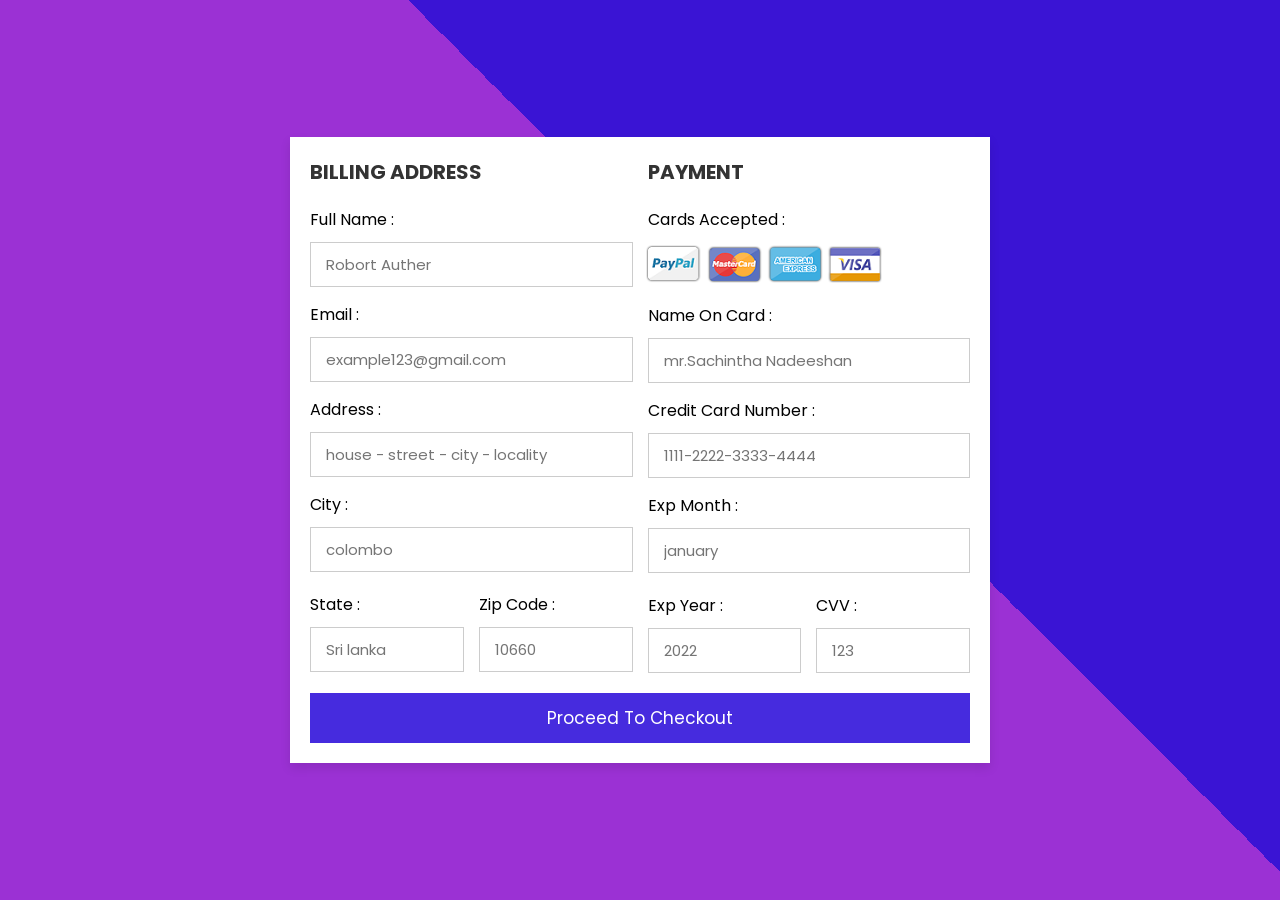
<file: checkout/checkout.html>
<!DOCTYPE html>
<html lang="en">
<head>
    <meta charset="UTF-8">
    <meta http-equiv="X-UA-Compatible" content="IE=edge">
    <meta name="viewport" content="width=device-width, initial-scale=1.0">

    <title>CheckOut</title>
    
    <!-- custom css file link  -->
    <link rel="stylesheet" href="style.css">
    <link rel="icon" type="image/icon" href="favicon.ico">

</head>
<body>

    <div class="container">

        <form id="checkoutForm" onsubmit="validateForm(event)">
    
            <div class="row">
    
                <div class="col">
    
                    <h3 class="title">billing address</h3>
    
                    <div class="inputBox">
                        <span>full name :</span>
                        <input type="text" placeholder="Robort Auther" required>
                    </div>
                    <div class="inputBox">
                        <span>email :</span>
                        <input type="email" placeholder="example123@gmail.com" id="email">
                    </div>
                    <div class="inputBox">
                        <span>address :</span>
                        <input type="text" placeholder="house - street - city - locality"required >
                    </div>
                    <div class="inputBox">
                        <span>city :</span>
                        <input type="text" placeholder="colombo">
                    </div>
    
                    <div class="flex">
                        <div class="inputBox">
                            <span>state :</span>
                            <input type="text" placeholder="Sri lanka" required>
                        </div>
                        <div class="inputBox">
                            <span>zip code :</span>
                            <input type="text" placeholder="10660" required id="zipCode">
                        </div>
                    </div>
    
                </div>
    
                <div class="col">
    
                    <h3 class="title">payment</h3>
    
                    <div class="inputBox">
                        <span>cards accepted :</span>
                        <img src="./card_img.png" alt="">
                    </div>
                    <div class="inputBox">
                        <span>name on card :</span>
                        <input type="text" placeholder="mr.Sachintha Nadeeshan" required>
                    </div>
                    <div class="inputBox">
                        <span>credit card number :</span>
                        <input type="text" placeholder="1111-2222-3333-4444" required id="creditCardNumber">
                    </div>
                    <div class="inputBox">
                        <span>exp month :</span>
                        <input type="text" placeholder="january" required>
                    </div>
    
                    <div class="flex">
                        <div class="inputBox">
                            <span>exp year :</span>
                            <input type="number" placeholder="2022" required>
                        </div>
                        <div class="inputBox">
                            <span>CVV :</span>
                            <input type="text" placeholder="123" required id="cvv">
                        </div>
                    </div>
    
                </div>
        
            </div>
    
            <input type="submit" value="proceed to checkout" class="submit-btn" onclick="validateForm(event)">

        </form>
    
    </div>
    <script src="script.js"></script>    
    </body>
    </html>
</file>
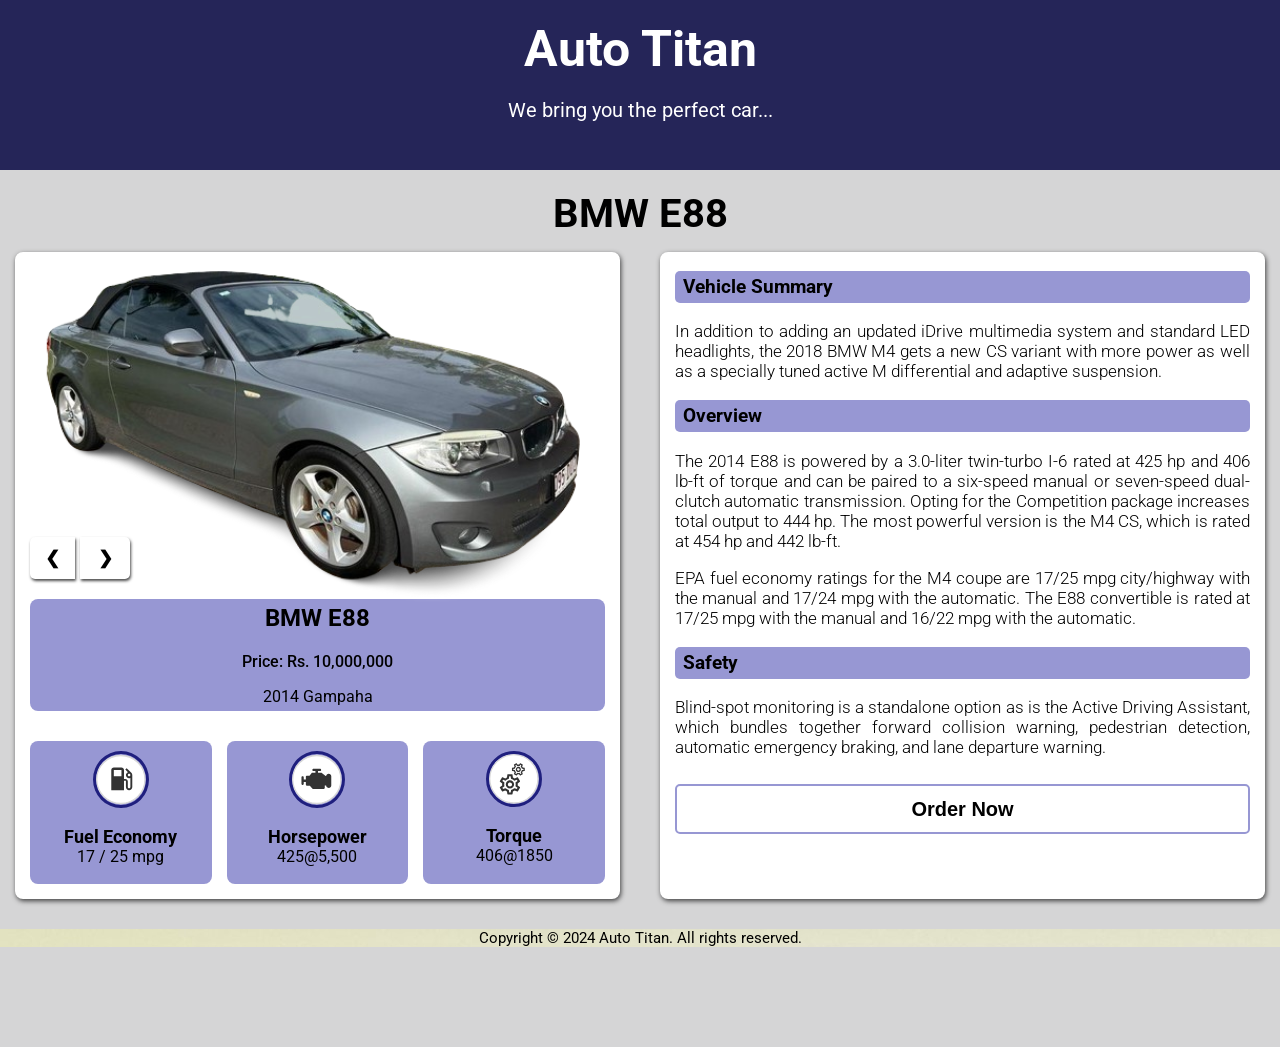
<file: Details of Vehicles/BMW-E88.html>
<html>
    <head>
        <title>BMW-E88</title>
        <link rel="stylesheet" href="mini.css">
        <link rel="preconnect" href="https://fonts.googleapis.com">
        <link rel="preconnect" href="https://fonts.gstatic.com" crossorigin>
        <link href="https://fonts.googleapis.com/css2?family=Nunito+Sans:ital,opsz,wght@1,6..12,200&family=Roboto:wght@300;400;500;700&display=swap" rel="stylesheet">

        <link rel="icon" type="image/icon" href="favicon.ico">
    </head>
    <body>
       <section>
        <div class="header">
            <p class="topic"><a href="../Index(main-Page)/index.html" style="text-decoration: none; color:white">Auto Titan</a></p>
            <p class="quote">We bring you the perfect car...</p>
        </div>
       </section> 

        <p class="head">BMW E88</p>
        <div class="container">
            <div class="image-box">
                <div class="images">
                    <img class="myslides" src="photos/bmw/e88-front.png" alt="">
                    <img class="myslides" src="photos/bmw/e88-side.png" alt="">
                    

                    <div class="arrow">
                        <button class="left" onclick="plusDivs(-1)">&#10094;</button>
                        <button class="right" onclick="plusDivs(1)">&#10095;</button>
                    </div>
                    
                </div>
                <div class="description">
                    <h2>BMW E88</h2>
                    <p class="price">Price: Rs. 10,000,000</p>
                    <p class="year">2014 Gampaha</p>
                </div>

                <div class="icon-details">
                    <div class="icon-specs">
                        <img class="icon-1" src="icons/epa.svg" alt="">
                        <p>Fuel Economy <br>
                            <span>17 / 25 mpg</span></p>
                    </div>
                    <div class="icon-specs">
                        <img class="icon-2" src="icons/engine.svg" alt="">
                        <p>Horsepower <br>
                            <span>425@5,500</span></p>
                    </div>
                    <div class="icon-specs">
                        <img class="icon-3" src="icons/torque.svg" alt="">
                        <p>Torque <br>
                            <span>406@1850</span></p>
                    </div>
                    
                </div>
            </div>
            
            <div class="specs">
                    <h3>Vehicle Summary</h3>
                    <p>In addition to adding an updated iDrive multimedia system and standard LED headlights, the 2018 BMW M4 gets a new CS variant with more power as well as a specially tuned active M differential and adaptive suspension.</p>
                    <h3>Overview</h3>
                    <p>The 2014 E88 is powered by a 3.0-liter twin-turbo I-6 rated at 425 hp and 406 lb-ft of torque and can be paired to a six-speed manual or seven-speed dual-clutch automatic transmission. Opting for the Competition package increases total output to 444 hp. The most powerful version is the M4 CS, which is rated at 454 hp and 442 lb-ft.</p>

                    <p>EPA fuel economy ratings for the M4 coupe are 17/25 mpg city/highway with the manual and 17/24 mpg with the automatic. The E88 convertible is rated at 17/25 mpg with the manual and 16/22 mpg with the automatic.</p>
                    <h3>Safety</h3>
                    <p>Blind-spot monitoring is a standalone option as is the Active Driving Assistant, which bundles together forward collision warning, pedestrian detection, automatic emergency braking, and lane departure warning.</p>

                    <div class="btn">
                        <a href="../checkout/checkout.html">
                            <button class="order">Order Now</button>
                        </a>
                    </div>
            </div>
        </div> 
        
        <footer>
            <div style="background-image:url('Footer-Background-Image.jpg');" class="give-stick">
                <p style="text-align: center; font-size: 15px;">Copyright © 2024 Auto Titan. All rights reserved.</p>
            </div>
        </footer>

        

        <script>
            var slideIndex = 1;
            showDivs(slideIndex);
            
            function plusDivs(n) {
              showDivs(slideIndex += n);
            }
            
            function showDivs(n) {
              var i;
              var x = document.getElementsByClassName("mySlides");
              if (n > x.length) {slideIndex = 1}
              if (n < 1) {slideIndex = x.length}
              for (i = 0; i < x.length; i++) {
                x[i].style.display = "none";  
              }
              x[slideIndex-1].style.display = "block";  
            }
            </script>  
    </body>
</html>
</file>
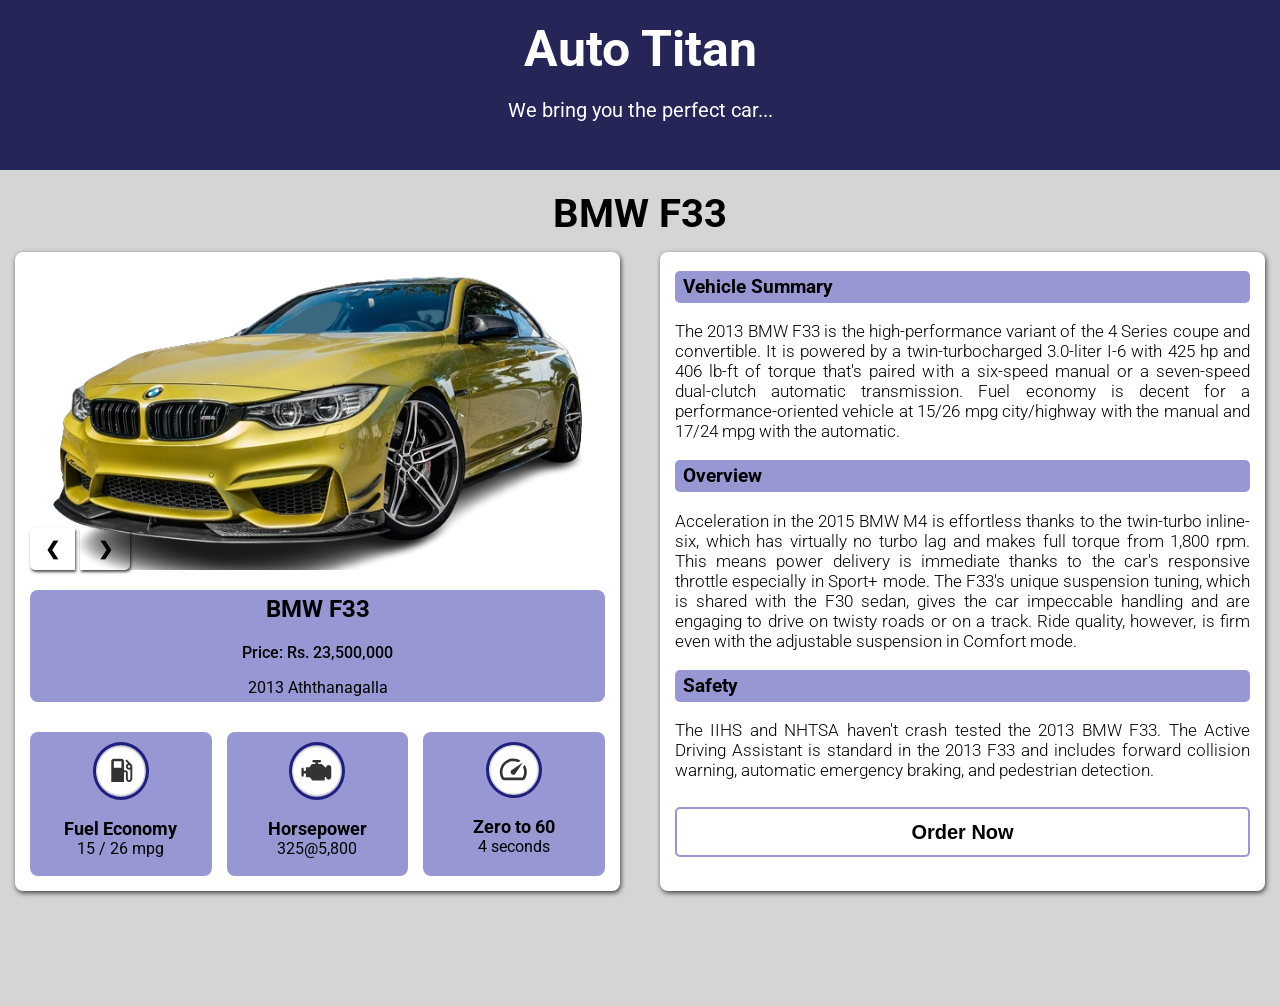
<file: Details of Vehicles/BMW-F33.html>
<html>
    <head>
        <title>BMW-F33</title>
        <link rel="stylesheet" href="mini.css">
        <link rel="preconnect" href="https://fonts.googleapis.com">
        <link rel="preconnect" href="https://fonts.gstatic.com" crossorigin>
        <link href="https://fonts.googleapis.com/css2?family=Nunito+Sans:ital,opsz,wght@1,6..12,200&family=Roboto:wght@300;400;500;700&display=swap" rel="stylesheet">

        <link rel="icon" type="image/icon" href="favicon.ico">
    </head>
    <body>
       <section>
        <div class="header">
            <p class="topic"><a href="../Index(main-Page)/index.html" style="text-decoration: none; color:white">Auto Titan</a><p>
            <p class="quote">We bring you the perfect car...</p>
        </div>
       </section> 

        <p class="head">BMW F33</p>
        <div class="container">
            <div class="image-box">
                <div class="images">
                    <img class="myslides" src="photos/bmw/f33-front.png" alt="">
                    <img class="myslides" src="photos/bmw/f33-back.png" alt="">
                    

                    <div class="arrow">
                        <button class="left" onclick="plusDivs(-1)">&#10094;</button>
                        <button class="right" onclick="plusDivs(1)">&#10095;</button>
                    </div>
                    
                </div>
                <div class="description">
                    <h2>BMW F33</h2>
                    <p class="price">Price: Rs. 23,500,000</p>
                    <p class="year">2013 Aththanagalla</p>
                </div>

                <div class="icon-details">
                    <div class="icon-specs">
                        <img class="icon-1" src="icons/epa.svg" alt="">
                        <p>Fuel Economy <br>
                            <span>15 / 26 mpg</span></p>
                    </div>
                    <div class="icon-specs">
                        <img class="icon-2" src="icons/engine.svg" alt="">
                        <p>Horsepower <br>
                            <span>325@5,800</span></p>
                    </div>
                    <div class="icon-specs">
                        <img class="icon-3" src="icons/0-60.svg" alt="">
                        <p>Zero to 60 <br>
                            <span>4 seconds</span></p>
                    </div>
                    
                </div>
            </div>
            
            <div class="specs">
                    <h3>Vehicle Summary</h3>
                    <p>The 2013 BMW F33 is the high-performance variant of the 4 Series coupe and convertible. It is powered by a twin-turbocharged 3.0-liter I-6 with 425 hp and 406 lb-ft of torque that's paired with a six-speed manual or a seven-speed dual-clutch automatic transmission. Fuel economy is decent for a performance-oriented vehicle at 15/26 mpg city/highway with the manual and 17/24 mpg with the automatic.</p>
                    <h3>Overview</h3>
                    <p>Acceleration in the 2015 BMW M4 is effortless thanks to the twin-turbo inline-six, which has virtually no turbo lag and makes full torque from 1,800 rpm. This means power delivery is immediate thanks to the car's responsive throttle especially in Sport+ mode. The F33's unique suspension tuning, which is shared with the F30 sedan, gives the car impeccable handling and are engaging to drive on twisty roads or on a track. Ride quality, however, is firm even with the adjustable suspension in Comfort mode.</p>
                    <h3>Safety</h3>
                    <p>The IIHS and NHTSA haven't crash tested the 2013 BMW F33. The Active Driving Assistant is standard in the 2013 F33 and includes forward collision warning, automatic emergency braking, and pedestrian detection.</p>

                    <div class="btn">
                        <a href="../checkout/checkout.html">
                            <button class="order">Order Now</button>
                        </a>
                    </div>
            </div>
        </div> 

        

        <script>
            var slideIndex = 1;
            showDivs(slideIndex);
            
            function plusDivs(n) {
              showDivs(slideIndex += n);
            }
            
            function showDivs(n) {
              var i;
              var x = document.getElementsByClassName("mySlides");
              if (n > x.length) {slideIndex = 1}
              if (n < 1) {slideIndex = x.length}
              for (i = 0; i < x.length; i++) {
                x[i].style.display = "none";  
              }
              x[slideIndex-1].style.display = "block";  
            }
            </script>  
    </body>
</html>
</file>
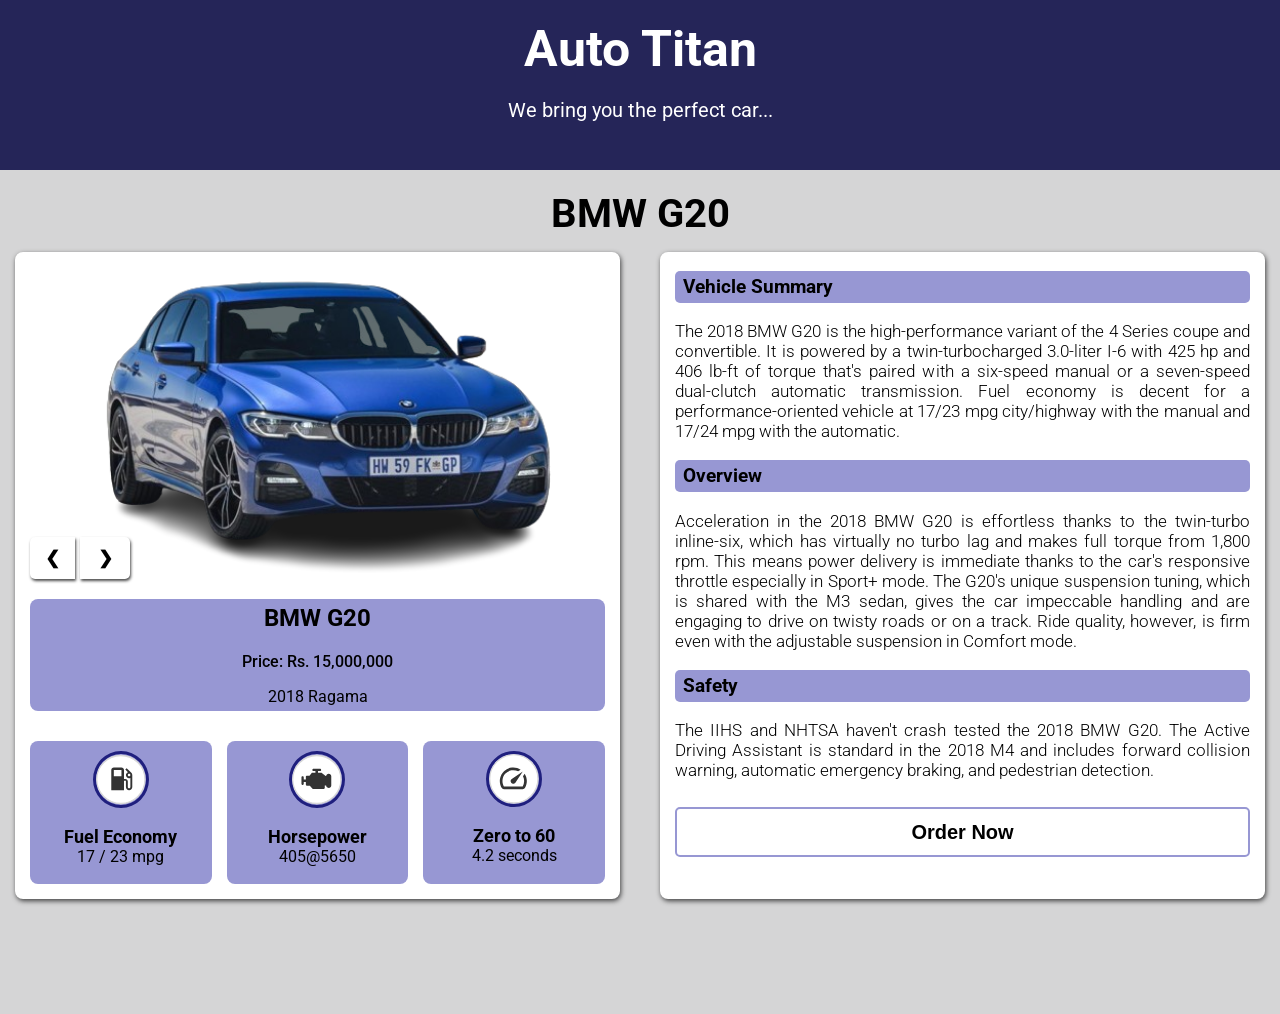
<file: Details of Vehicles/BMW-G20.html>
<html>
    <head>
        <title>BMW-G20</title>
        <link rel="stylesheet" href="mini.css">
        <link rel="preconnect" href="https://fonts.googleapis.com">
        <link rel="preconnect" href="https://fonts.gstatic.com" crossorigin>
        <link href="https://fonts.googleapis.com/css2?family=Nunito+Sans:ital,opsz,wght@1,6..12,200&family=Roboto:wght@300;400;500;700&display=swap" rel="stylesheet">

        <link rel="icon" type="image/icon" href="favicon.ico">
    </head>
    <body>
       <section>
        <div class="header">
            <p class="topic"><a href="../Index(main-Page)/index.html" style="text-decoration: none; color:white">Auto Titan</a><p>
            <p class="quote">We bring you the perfect car...</p>
        </div>
       </section> 

        <p class="head">BMW G20</p>
        <div class="container">
            <div class="image-box">
                <div class="images">
                    <img class="myslides" src="photos/bmw/g20-front.png" alt="">
                    <img class="myslides" src="photos/bmw/g20-side.png" alt="">
                    <img class="myslides" src="photos/bmw/g20-back.png" alt="">

                    <div class="arrow">
                        <button class="left" onclick="plusDivs(-1)">&#10094;</button>
                        <button class="right" onclick="plusDivs(1)">&#10095;</button>
                    </div>
                    
                </div>
                <div class="description">
                    <h2>BMW G20</h2>
                    <p class="price">Price: Rs. 15,000,000</p>
                    <p class="year">2018 Ragama</p>
                </div>

                <div class="icon-details">
                    <div class="icon-specs">
                        <img class="icon-1" src="icons/epa.svg" alt="">
                        <p>Fuel Economy <br>
                            <span>17 / 23 mpg</span></p>
                    </div>
                    <div class="icon-specs">
                        <img class="icon-2" src="icons/engine.svg" alt="">
                        <p>Horsepower <br>
                            <span>405@5650</span></p>
                    </div>
                    <div class="icon-specs">
                        <img class="icon-3" src="icons/0-60.svg" alt="">
                        <p>Zero to 60 <br>
                            <span>4.2 seconds</span></p>
                    </div>
                    
                </div>
            </div>
            
            <div class="specs">
                    <h3>Vehicle Summary</h3>
                    <p>The 2018 BMW G20 is the high-performance variant of the 4 Series coupe and convertible. It is powered by a twin-turbocharged 3.0-liter I-6 with 425 hp and 406 lb-ft of torque that's paired with a six-speed manual or a seven-speed dual-clutch automatic transmission. Fuel economy is decent for a performance-oriented vehicle at 17/23 mpg city/highway with the manual and 17/24 mpg with the automatic.</p>
                    <h3>Overview</h3>
                    <p>Acceleration in the 2018 BMW G20 is effortless thanks to the twin-turbo inline-six, which has virtually no turbo lag and makes full torque from 1,800 rpm. This means power delivery is immediate thanks to the car's responsive throttle especially in Sport+ mode. The G20's unique suspension tuning, which is shared with the M3 sedan, gives the car impeccable handling and are engaging to drive on twisty roads or on a track. Ride quality, however, is firm even with the adjustable suspension in Comfort mode.</p>
                    <h3>Safety</h3>
                    <p>The IIHS and NHTSA haven't crash tested the 2018 BMW G20. The Active Driving Assistant is standard in the 2018 M4 and includes forward collision warning, automatic emergency braking, and pedestrian detection.</p>

                    <div class="btn">
                        <a href="../checkout/checkout.html">
                            <button class="order">Order Now</button>
                        </a>
                    </div>
            </div>
        </div> 

        

        <script>
            var slideIndex = 1;
            showDivs(slideIndex);
            
            function plusDivs(n) {
              showDivs(slideIndex += n);
            }
            
            function showDivs(n) {
              var i;
              var x = document.getElementsByClassName("mySlides");
              if (n > x.length) {slideIndex = 1}
              if (n < 1) {slideIndex = x.length}
              for (i = 0; i < x.length; i++) {
                x[i].style.display = "none";  
              }
              x[slideIndex-1].style.display = "block";  
            }
            </script>  
    </body>
</html>
</file>
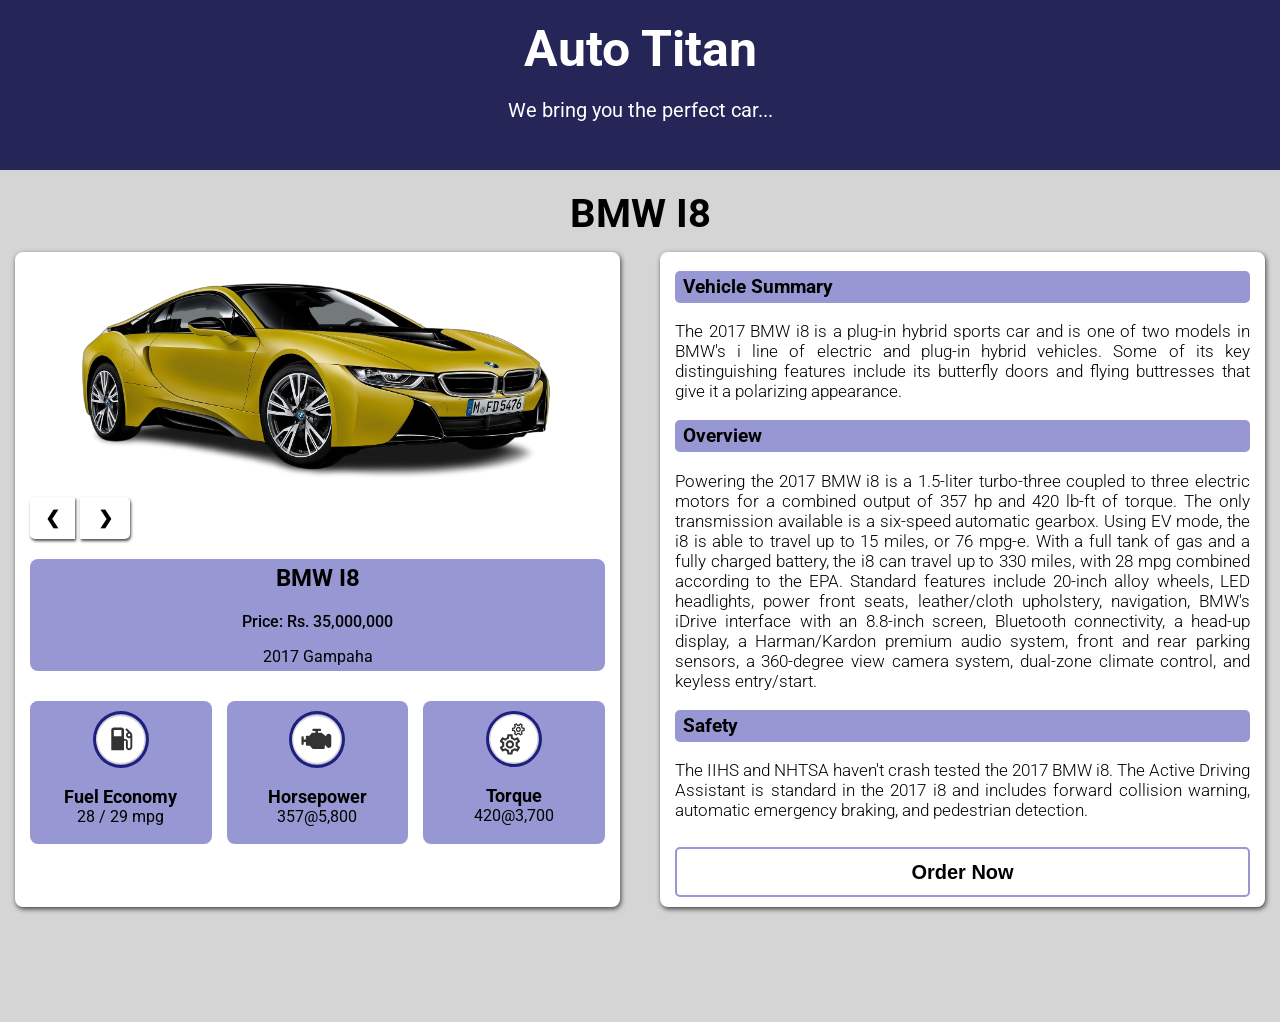
<file: Details of Vehicles/BMW-I8.html>
<html>
    <head>
        <title>BMW-I8</title>
        <link rel="stylesheet" href="mini.css">
        <link rel="preconnect" href="https://fonts.googleapis.com">
        <link rel="preconnect" href="https://fonts.gstatic.com" crossorigin>
        <link href="https://fonts.googleapis.com/css2?family=Nunito+Sans:ital,opsz,wght@1,6..12,200&family=Roboto:wght@300;400;500;700&display=swap" rel="stylesheet">

        <link rel="icon" type="image/icon" href="favicon.ico">
    </head>
    <body>
       <section>
        <div class="header">
            <p class="topic"><a href="../Index(main-Page)/index.html" style="text-decoration: none; color:white">Auto Titan</a><p>
            <p class="quote">We bring you the perfect car...</p>
        </div>
       </section> 

        <p class="head">BMW I8</p>
        <div class="container">
            <div class="image-box">
                <div class="images">
                    <img class="myslides" src="photos/bmw/i8-front.png" alt="">
                    <img class="myslides" src="photos/bmw/i8-side.png" alt="">
                    <img class="myslides" src="photos/bmw/i8-back.png" alt="">

                    <div class="arrow">
                        <button class="left" onclick="plusDivs(-1)">&#10094;</button>
                        <button class="right" onclick="plusDivs(1)">&#10095;</button>
                    </div>
                    
                </div>
                <div class="description">
                    <h2>BMW I8</h2>
                    <p class="price">Price: Rs. 35,000,000</p>
                    <p class="year">2017 Gampaha</p>
                </div>

                <div class="icon-details">
                    <div class="icon-specs">
                        <img class="icon-1" src="icons/epa.svg" alt="">
                        <p>Fuel Economy <br>
                            <span>28 / 29 mpg</span></p>
                    </div>
                    <div class="icon-specs">
                        <img class="icon-2" src="icons/engine.svg" alt="">
                        <p>Horsepower <br>
                            <span>357@5,800</span></p>
                    </div>
                    <div class="icon-specs">
                        <img class="icon-3" src="icons/torque.svg" alt="">
                        <p>Torque <br>
                            <span>420@3,700</span></p>
                    </div>
                    
                </div>
            </div>
            
            <div class="specs">
                    <h3>Vehicle Summary</h3>
                    <p>The 2017 BMW i8 is a plug-in hybrid sports car and is one of two models in BMW's i line of electric and plug-in hybrid vehicles. Some of its key distinguishing features include its butterfly doors and flying buttresses that give it a polarizing appearance.</p>
                    <h3>Overview</h3>
                    <p>Powering the 2017 BMW i8 is a 1.5-liter turbo-three coupled to three electric motors for a combined output of 357 hp and 420 lb-ft of torque. The only transmission available is a six-speed automatic gearbox. Using EV mode, the i8 is able to travel up to 15 miles, or 76 mpg-e. With a full tank of gas and a fully charged battery, the i8 can travel up to 330 miles, with 28 mpg combined according to the EPA.
                        Standard features include 20-inch alloy wheels, LED headlights, power front seats, leather/cloth upholstery, navigation, BMW's iDrive interface with an 8.8-inch screen, Bluetooth connectivity, a head-up display, a Harman/Kardon premium audio system, front and rear parking sensors,  a 360-degree view camera system, dual-zone climate control, and keyless entry/start.</p>
                    <h3>Safety</h3>
                    <p>The IIHS and NHTSA haven't crash tested the 2017 BMW i8. The Active Driving Assistant is standard in the 2017 i8 and includes forward collision warning, automatic emergency braking, and pedestrian detection.</p>

                    <div class="btn">
                        <a href="../checkout/checkout.html">
                            <button class="order">Order Now</button>
                        </a>
                    </div>
            </div>
        </div> 

        

        <script>
            var slideIndex = 1;
            showDivs(slideIndex);
            
            function plusDivs(n) {
              showDivs(slideIndex += n);
            }
            
            function showDivs(n) {
              var i;
              var x = document.getElementsByClassName("mySlides");
              if (n > x.length) {slideIndex = 1}
              if (n < 1) {slideIndex = x.length}
              for (i = 0; i < x.length; i++) {
                x[i].style.display = "none";  
              }
              x[slideIndex-1].style.display = "block";  
            }
            </script>  
    </body>
</html>
</file>
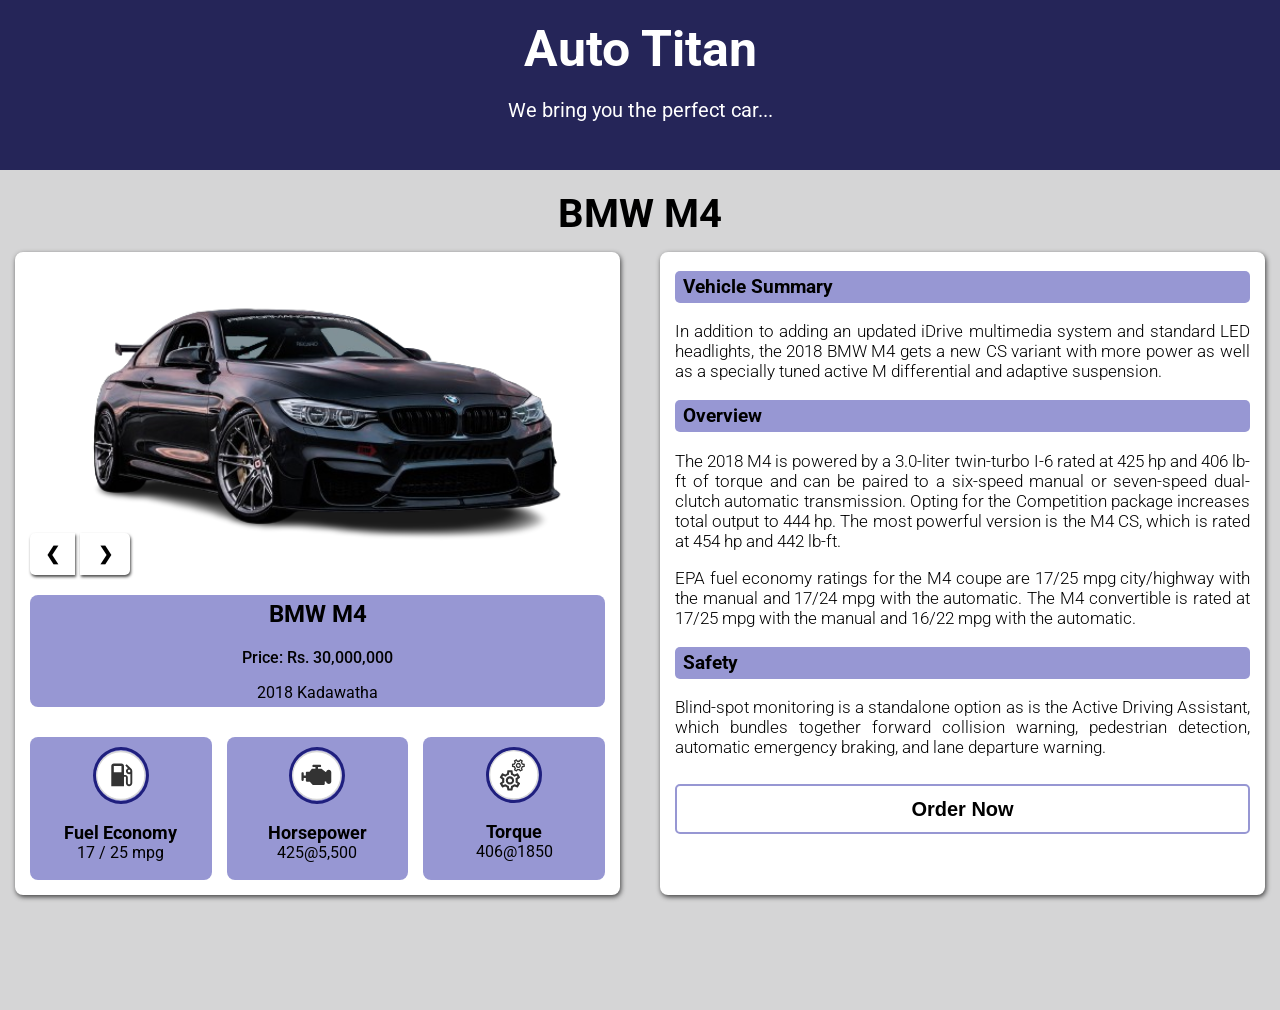
<file: Details of Vehicles/BMW-M4.html>
<html>
    <head>
        <title>BMW-M4</title>
        <link rel="stylesheet" href="mini.css">
        <link rel="preconnect" href="https://fonts.googleapis.com">
        <link rel="preconnect" href="https://fonts.gstatic.com" crossorigin>
        <link href="https://fonts.googleapis.com/css2?family=Nunito+Sans:ital,opsz,wght@1,6..12,200&family=Roboto:wght@300;400;500;700&display=swap" rel="stylesheet">

        <link rel="icon" type="image/icon" href="favicon.ico">
    </head>
    <body>
       <section>
        <div class="header">
            <p class="topic"><a href="../Index(main-Page)/index.html" style="text-decoration: none; color:white">Auto Titan</a><p>
            <p class="quote">We bring you the perfect car...</p>
        </div>
       </section> 

        <p class="head">BMW M4</p>
        <div class="container">
            <div class="image-box">
                <div class="images">
                    <img class="myslides" src="photos/bmw/m4-front.png" alt="">
                    <img class="myslides" src="photos/bmw/m4-side.png" alt="">
                    <img class="myslides" src="photos/bmw/m4-back.png" alt="">

                    <div class="arrow">
                        <button class="left" onclick="plusDivs(-1)">&#10094;</button>
                        <button class="right" onclick="plusDivs(1)">&#10095;</button>
                    </div>
                    
                </div>
                <div class="description">
                    <h2>BMW M4</h2>
                    <p class="price">Price: Rs. 30,000,000</p>
                    <p class="year">2018 Kadawatha</p>
                </div>

                <div class="icon-details">
                    <div class="icon-specs">
                        <img class="icon-1" src="icons/epa.svg" alt="">
                        <p>Fuel Economy <br>
                            <span>17 / 25 mpg</span></p>
                    </div>
                    <div class="icon-specs">
                        <img class="icon-2" src="icons/engine.svg" alt="">
                        <p>Horsepower <br>
                            <span>425@5,500</span></p>
                    </div>
                    <div class="icon-specs">
                        <img class="icon-3" src="icons/torque.svg" alt="">
                        <p>Torque <br>
                            <span>406@1850</span></p>
                    </div>
                    
                </div>
            </div>
            
            <div class="specs">
                    <h3>Vehicle Summary</h3>
                    <p>In addition to adding an updated iDrive multimedia system and standard LED headlights, the 2018 BMW M4 gets a new CS variant with more power as well as a specially tuned active M differential and adaptive suspension.</p>
                    <h3>Overview</h3>
                    <p>The 2018 M4 is powered by a 3.0-liter twin-turbo I-6 rated at 425 hp and 406 lb-ft of torque and can be paired to a six-speed manual or seven-speed dual-clutch automatic transmission. Opting for the Competition package increases total output to 444 hp. The most powerful version is the M4 CS, which is rated at 454 hp and 442 lb-ft.</p>

                    <p>EPA fuel economy ratings for the M4 coupe are 17/25 mpg city/highway with the manual and 17/24 mpg with the automatic. The M4 convertible is rated at 17/25 mpg with the manual and 16/22 mpg with the automatic.</p>
                    <h3>Safety</h3>
                    <p>Blind-spot monitoring is a standalone option as is the Active Driving Assistant, which bundles together forward collision warning, pedestrian detection, automatic emergency braking, and lane departure warning.</p>

                    <div class="btn">
                        <a href="../checkout/checkout.html">
                            <button class="order">Order Now</button>
                        </a>
                    </div>
            </div>
        </div> 

        

        <script>
            var slideIndex = 1;
            showDivs(slideIndex);
            
            function plusDivs(n) {
              showDivs(slideIndex += n);
            }
            
            function showDivs(n) {
              var i;
              var x = document.getElementsByClassName("mySlides");
              if (n > x.length) {slideIndex = 1}
              if (n < 1) {slideIndex = x.length}
              for (i = 0; i < x.length; i++) {
                x[i].style.display = "none";  
              }
              x[slideIndex-1].style.display = "block";  
            }
            </script>  
    </body>
</html>
</file>
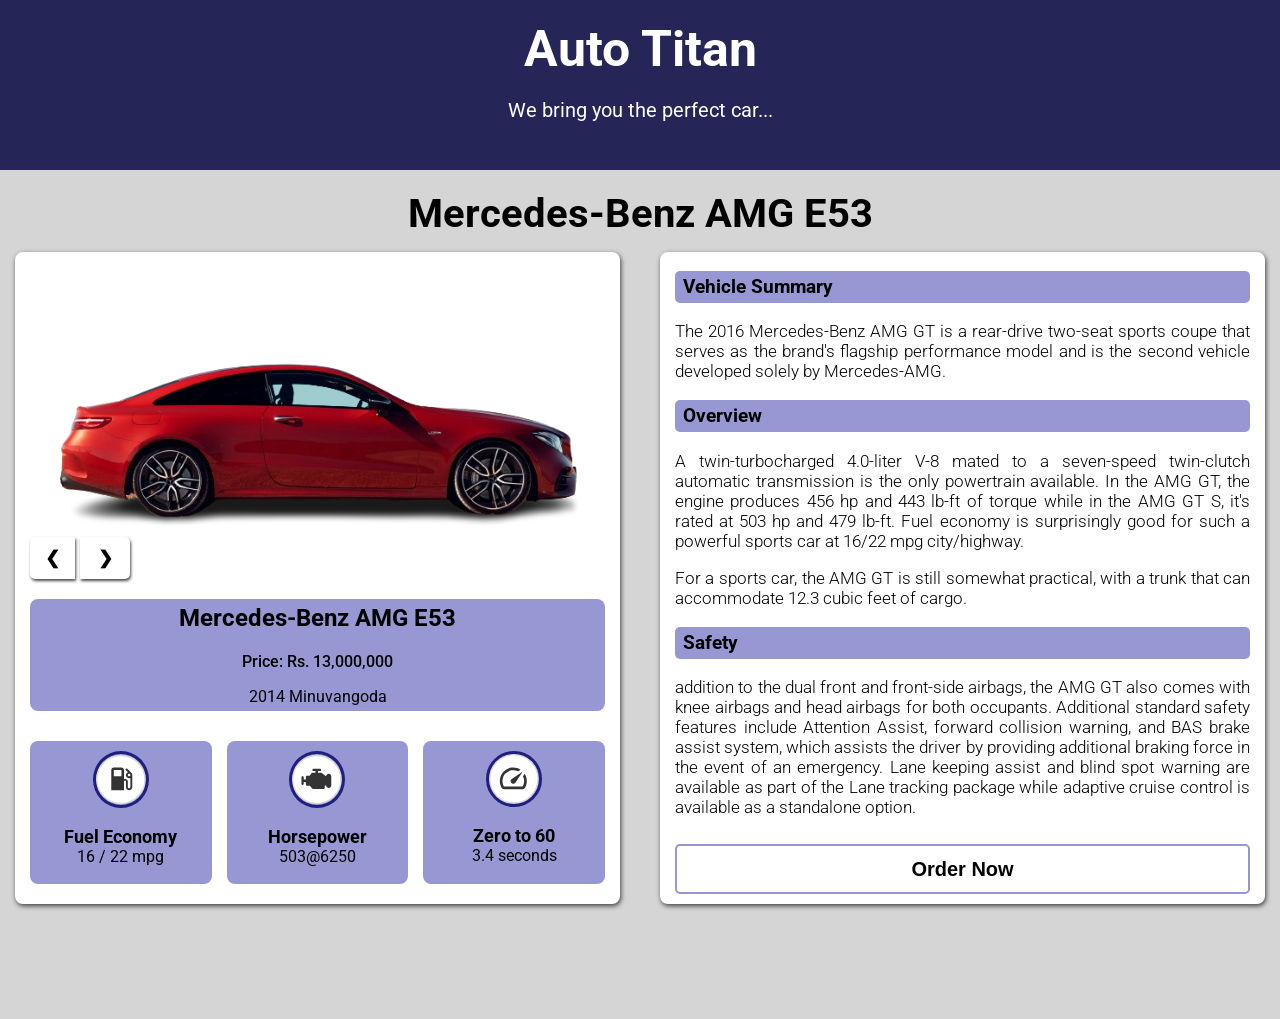
<file: Details of Vehicles/Mercedes-benz AMG E53.html>
<html>
    <head>
        <title>Mercedes-AMG E53</title>
        <link rel="stylesheet" href="mini.css">
        <link rel="preconnect" href="https://fonts.googleapis.com">
        <link rel="preconnect" href="https://fonts.gstatic.com" crossorigin>
        <link href="https://fonts.googleapis.com/css2?family=Nunito+Sans:ital,opsz,wght@1,6..12,200&family=Roboto:wght@300;400;500;700&display=swap" rel="stylesheet">

        <link rel="icon" type="image/icon" href="favicon.ico">
    </head>
    <body>
       <section>
        <div class="header">
            <p class="topic"><a href="../Index(main-Page)/index.html" style="text-decoration: none; color:white">Auto Titan</a><p>
            <p class="quote">We bring you the perfect car...</p>
        </div>
       </section> 

        <p class="head">Mercedes-Benz AMG E53</p>
        <div class="container">
            <div class="image-box">
                <div class="images">
                    
                    <img class="myslides" src="photos/benz/e53-front.png" alt="">
                    <img class="myslides" src="photos/benz/e53-side.png" alt="">
                    <img class="myslides" src="photos/benz/e53-back.png" alt="">

                    <div class="arrow">
                        <button class="left" onclick="plusDivs(-1)">&#10094;</button>
                        <button class="right" onclick="plusDivs(1)">&#10095;</button>
                    </div>
                    
                    
                </div>
                <div class="description">
                    <h2>Mercedes-Benz AMG E53</h2>
                    <p class="price">Price: Rs. 13,000,000</p>
                    <p class="year">2014 Minuvangoda</p>
                </div>

                <div class="icon-details">
                    <div class="icon-specs">
                        <img class="icon-1" src="icons/epa.svg" alt="">
                        <p>Fuel Economy <br>
                            <span>16 / 22 mpg</span></p>
                    </div>
                    <div class="icon-specs">
                        <img class="icon-2" src="icons/engine.svg" alt="">
                        <p>Horsepower <br>
                            <span>503@6250</span></p>
                    </div>
                    <div class="icon-specs">
                        <img class="icon-3" src="icons/0-60.svg" alt="">
                        <p>Zero to 60 <br>
                            <span>3.4 seconds</span></p>
                    </div>
                    
                </div>
            </div>
            
            <div class="specs">
                    <h3>Vehicle Summary</h3>
                    <p>The 2016 Mercedes-Benz AMG GT is a rear-drive two-seat sports coupe that serves as the brand's flagship performance model and is the second vehicle developed solely by Mercedes-AMG.</p>
                    <h3>Overview</h3>
                    <p>A twin-turbocharged 4.0-liter V-8 mated to a seven-speed twin-clutch automatic transmission is the only powertrain available. In the AMG GT, the engine produces 456 hp and 443 lb-ft of torque while in the AMG GT S, it's rated at 503 hp and 479 lb-ft. Fuel economy is surprisingly good for such a powerful sports car at 16/22 mpg city/highway.</p>

                        <p>For a sports car, the AMG GT is still somewhat practical, with a trunk that can accommodate 12.3 cubic feet of cargo.</p>
                    <h3>Safety</h3>
                    <p>addition to the dual front and front-side airbags, the AMG GT also comes with knee airbags and head airbags for both occupants. Additional standard safety features include Attention Assist, forward collision warning, and BAS brake assist system, which assists the driver by providing additional braking force in the event of an emergency. Lane keeping assist and blind spot warning are available as part of the Lane tracking package while adaptive cruise control is available as a standalone option.</p>

                    <div class="btn">
                        <a href="../checkout/checkout.html">
                            <button class="order">Order Now</button>
                        </a>
                    </div>
            </div>
        </div> 

        

        <script>
            var slideIndex = 1;
            showDivs(slideIndex);
            
            function plusDivs(n) {
              showDivs(slideIndex += n);
            }
            
            function showDivs(n) {
              var i;
              var x = document.getElementsByClassName("mySlides");
              if (n > x.length) {slideIndex = 1}
              if (n < 1) {slideIndex = x.length}
              for (i = 0; i < x.length; i++) {
                x[i].style.display = "none";  
              }
              x[slideIndex-1].style.display = "block";  
            }
            </script>  
    </body>
</html>
</file>
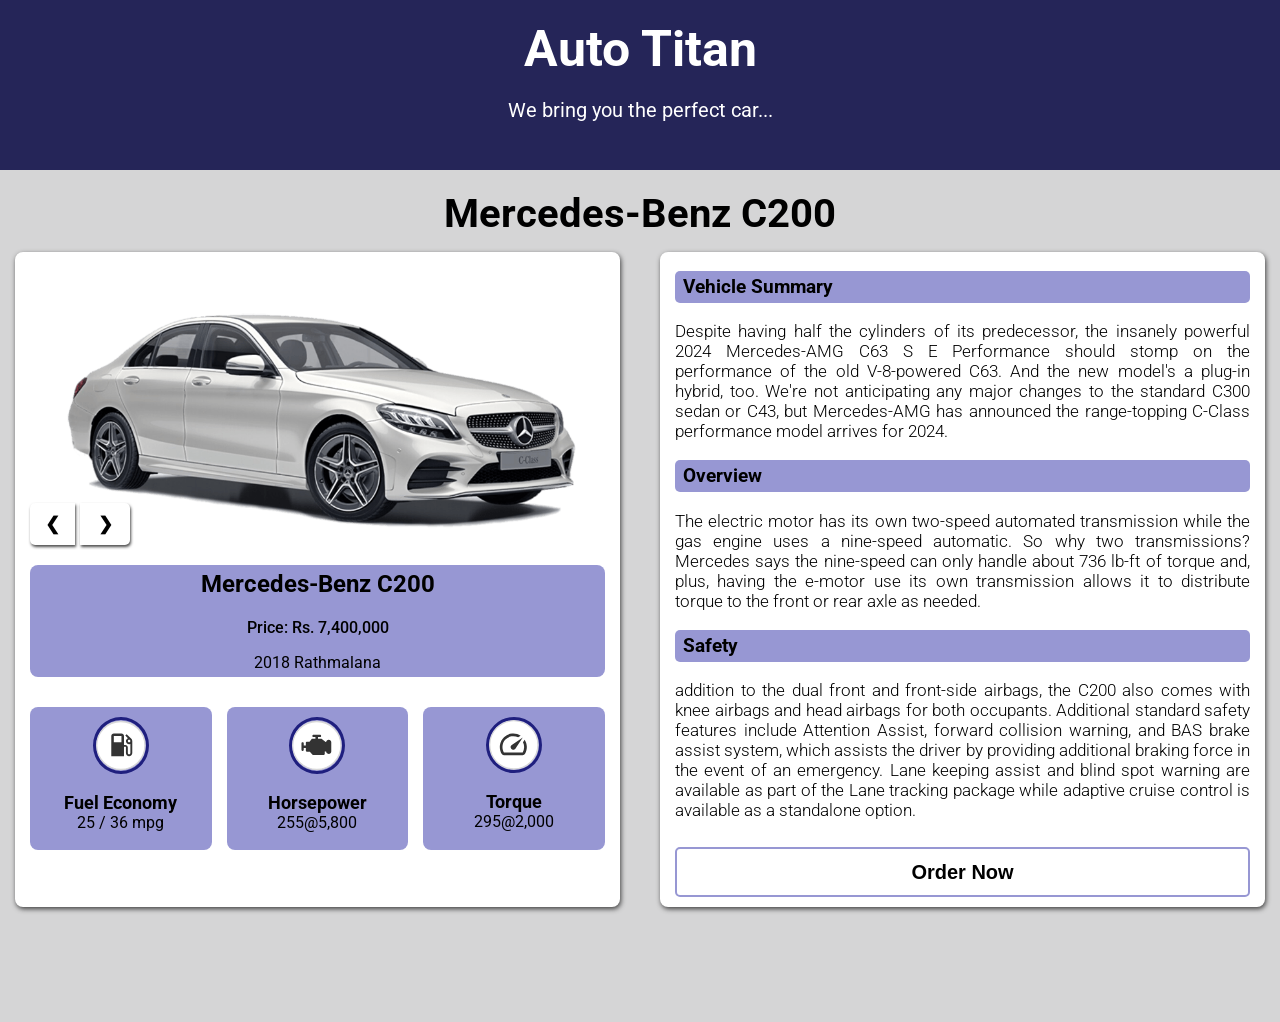
<file: Details of Vehicles/Mercedes-benz C200.html>
<html>
    <head>
        <title>Mercedes-Benz C200</title>
        <link rel="stylesheet" href="mini.css">
        <link rel="preconnect" href="https://fonts.googleapis.com">
        <link rel="preconnect" href="https://fonts.gstatic.com" crossorigin>
        <link href="https://fonts.googleapis.com/css2?family=Nunito+Sans:ital,opsz,wght@1,6..12,200&family=Roboto:wght@300;400;500;700&display=swap" rel="stylesheet">

        <link rel="icon" type="image/icon" href="favicon.ico">
    </head>
    <body>
       <section>
        <div class="header">
            <p class="topic"><a href="../Index(main-Page)/index.html" style="text-decoration: none; color:white">Auto Titan</a><p>
            <p class="quote">We bring you the perfect car...</p>
        </div>
       </section> 

        <p class="head">Mercedes-Benz C200</p>
        <div class="container">
            <div class="image-box">
                <div class="images">
                    
                    <img class="myslides" src="photos/benz/C200-front.png" alt="">
                    <img class="myslides" src="photos/benz/c200-side.png" alt="">
                    <img class="myslides" src="photos/benz/c200-back.png" alt="">

                    <div class="arrow">
                        <button class="left" onclick="plusDivs(-1)">&#10094;</button>
                        <button class="right" onclick="plusDivs(1)">&#10095;</button>
                    </div>
                    
                    
                </div>
                <div class="description">
                    <h2>Mercedes-Benz C200</h2>
                    <p class="price">Price: Rs. 7,400,000</p>
                    <p class="year">2018 Rathmalana</p>
                </div>

                <div class="icon-details">
                    <div class="icon-specs">
                        <img class="icon-1" src="icons/epa.svg" alt="">
                        <p>Fuel Economy <br>
                            <span>25 / 36 mpg</span></p>
                    </div>
                    <div class="icon-specs">
                        <img class="icon-2" src="icons/engine.svg" alt="">
                        <p>Horsepower <br>
                            <span>255@5,800</span></p>
                    </div>
                    <div class="icon-specs">
                        <img class="icon-3" src="icons/0-60.svg" alt="">
                        <p>Torque<br>
                            <span>295@2,000 </span></p>
                    </div>
                    
                </div>
            </div>
            
            <div class="specs">
                    <h3>Vehicle Summary</h3>
                    <p>Despite having half the cylinders of its predecessor, the insanely powerful 2024 Mercedes-AMG C63 S E Performance should stomp on the performance of the old V-8-powered C63. And the new model's a plug-in hybrid, too. We're not anticipating any major changes to the standard C300 sedan or C43, but Mercedes-AMG has announced the range-topping C-Class performance model arrives for 2024.</p>
                    <h3>Overview</h3>
                    <p>The electric motor has its own two-speed automated transmission while the gas engine uses a nine-speed automatic. So why two transmissions? Mercedes says the nine-speed can only handle about 736 lb-ft of torque and, plus, having the e-motor use its own transmission allows it to distribute torque to the front or rear axle as needed.</p>
                    <h3>Safety</h3>
                    <p>addition to the dual front and front-side airbags, the C200 also comes with knee airbags and head airbags for both occupants. Additional standard safety features include Attention Assist, forward collision warning, and BAS brake assist system, which assists the driver by providing additional braking force in the event of an emergency. Lane keeping assist and blind spot warning are available as part of the Lane tracking package while adaptive cruise control is available as a standalone option.</p>

                    <div class="btn">
                        <a href="../checkout/checkout.html">
                            <button class="order">Order Now</button>
                        </a>
                    </div>
            </div>
        </div> 

        

        <script>
            var slideIndex = 1;
            showDivs(slideIndex);
            
            function plusDivs(n) {
              showDivs(slideIndex += n);
            }
            
            function showDivs(n) {
              var i;
              var x = document.getElementsByClassName("mySlides");
              if (n > x.length) {slideIndex = 1}
              if (n < 1) {slideIndex = x.length}
              for (i = 0; i < x.length; i++) {
                x[i].style.display = "none";  
              }
              x[slideIndex-1].style.display = "block";  
            }
            </script>  
    </body>
</html>
</file>
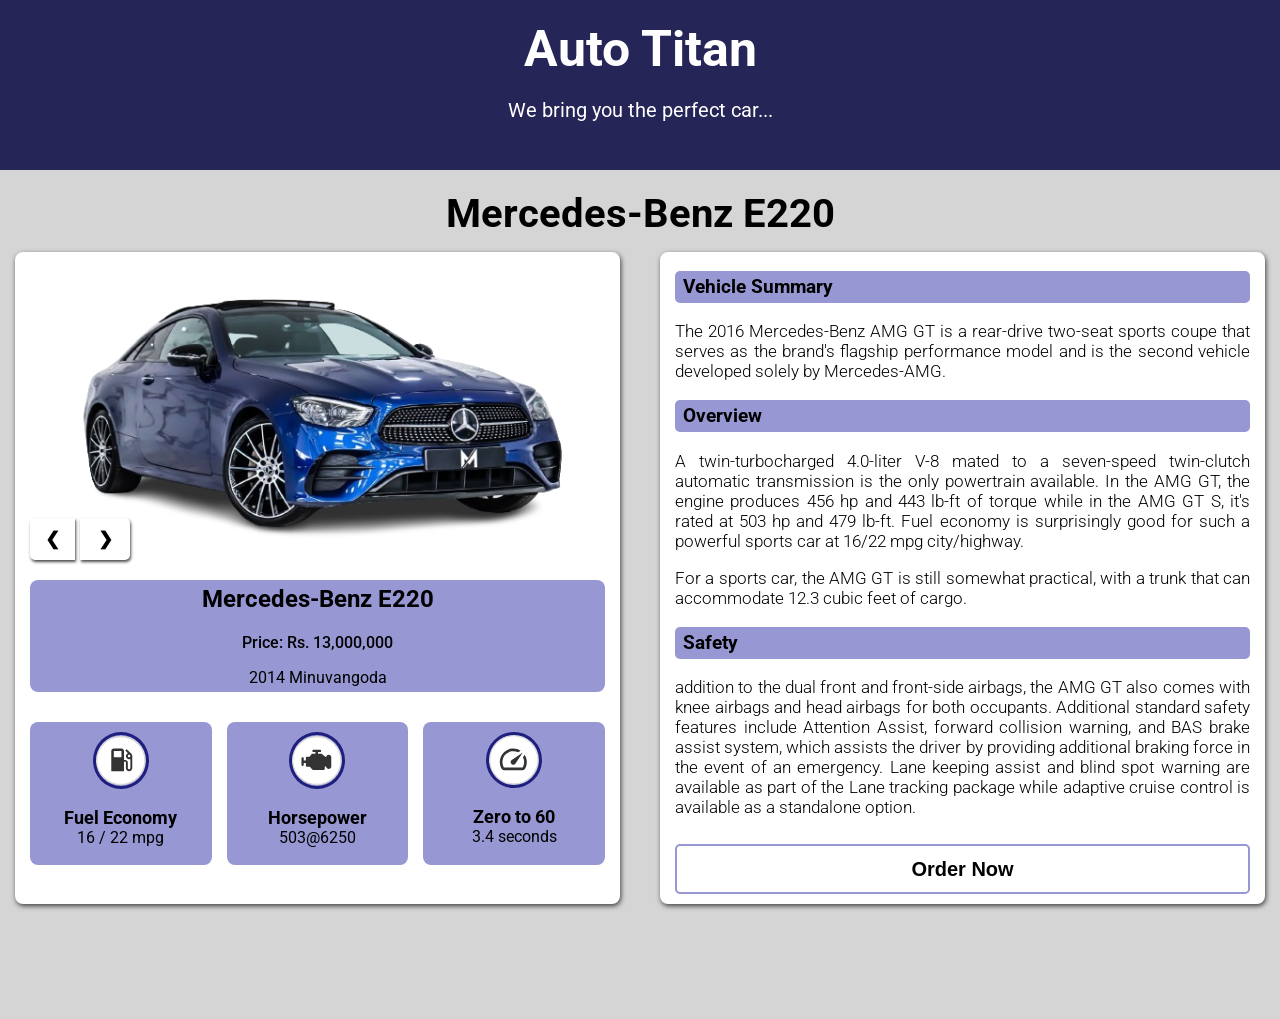
<file: Details of Vehicles/Mercedes-benz E220.html>
<html>
    <head>
        <title>Mercedes-Benz E220</title>
        <link rel="stylesheet" href="mini.css">
        <link rel="preconnect" href="https://fonts.googleapis.com">
        <link rel="preconnect" href="https://fonts.gstatic.com" crossorigin>
        <link href="https://fonts.googleapis.com/css2?family=Nunito+Sans:ital,opsz,wght@1,6..12,200&family=Roboto:wght@300;400;500;700&display=swap" rel="stylesheet">

        <link rel="icon" type="image/icon" href="favicon.ico">
    </head>
    <body>
       <section>
        <div class="header">
            <p class="topic"><a href="../Index(main-Page)/index.html" style="text-decoration: none; color:white">Auto Titan</a><p>
            <p class="quote">We bring you the perfect car...</p>
        </div>
       </section> 

        <p class="head">Mercedes-Benz E220</p>
        <div class="container">
            <div class="image-box">
                <div class="images">
                    
                    <img class="myslides" src="photos/benz/e220-front.png" alt="">
                    <img class="myslides" src="photos/benz/e220-side.png" alt="">
                    <img class="myslides" src="photos/benz/e220-back.png" alt="">

                    <div class="arrow">
                        <button class="left" onclick="plusDivs(-1)">&#10094;</button>
                        <button class="right" onclick="plusDivs(1)">&#10095;</button>
                    </div>
                    
                    
                </div>
                <div class="description">
                    <h2>Mercedes-Benz E220</h2>
                    <p class="price">Price: Rs. 13,000,000</p>
                    <p class="year">2014 Minuvangoda</p>
                </div>

                <div class="icon-details">
                    <div class="icon-specs">
                        <img class="icon-1" src="icons/epa.svg" alt="">
                        <p>Fuel Economy <br>
                            <span>16 / 22 mpg</span></p>
                    </div>
                    <div class="icon-specs">
                        <img class="icon-2" src="icons/engine.svg" alt="">
                        <p>Horsepower <br>
                            <span>503@6250</span></p>
                    </div>
                    <div class="icon-specs">
                        <img class="icon-3" src="icons/0-60.svg" alt="">
                        <p>Zero to 60 <br>
                            <span>3.4 seconds</span></p>
                    </div>
                    
                </div>
            </div>
            
            <div class="specs">
                    <h3>Vehicle Summary</h3>
                    <p>The 2016 Mercedes-Benz AMG GT is a rear-drive two-seat sports coupe that serves as the brand's flagship performance model and is the second vehicle developed solely by Mercedes-AMG.</p>
                    <h3>Overview</h3>
                    <p>A twin-turbocharged 4.0-liter V-8 mated to a seven-speed twin-clutch automatic transmission is the only powertrain available. In the AMG GT, the engine produces 456 hp and 443 lb-ft of torque while in the AMG GT S, it's rated at 503 hp and 479 lb-ft. Fuel economy is surprisingly good for such a powerful sports car at 16/22 mpg city/highway.</p>

                    <p>For a sports car, the AMG GT is still somewhat practical, with a trunk that can accommodate 12.3 cubic feet of cargo.</p>
                    <h3>Safety</h3>
                    <p>addition to the dual front and front-side airbags, the AMG GT also comes with knee airbags and head airbags for both occupants. Additional standard safety features include Attention Assist, forward collision warning, and BAS brake assist system, which assists the driver by providing additional braking force in the event of an emergency. Lane keeping assist and blind spot warning are available as part of the Lane tracking package while adaptive cruise control is available as a standalone option.</p>

                    <div class="btn">
                        <a href="../checkout/checkout.html">
                            <button class="order">Order Now</button>
                        </a>
                    </div>
            </div>
        </div> 

        

        <script>
            var slideIndex = 1;
            showDivs(slideIndex);
            
            function plusDivs(n) {
              showDivs(slideIndex += n);
            }
            
            function showDivs(n) {
              var i;
              var x = document.getElementsByClassName("mySlides");
              if (n > x.length) {slideIndex = 1}
              if (n < 1) {slideIndex = x.length}
              for (i = 0; i < x.length; i++) {
                x[i].style.display = "none";  
              }
              x[slideIndex-1].style.display = "block";  
            }
            </script>  
    </body>
</html>
</file>
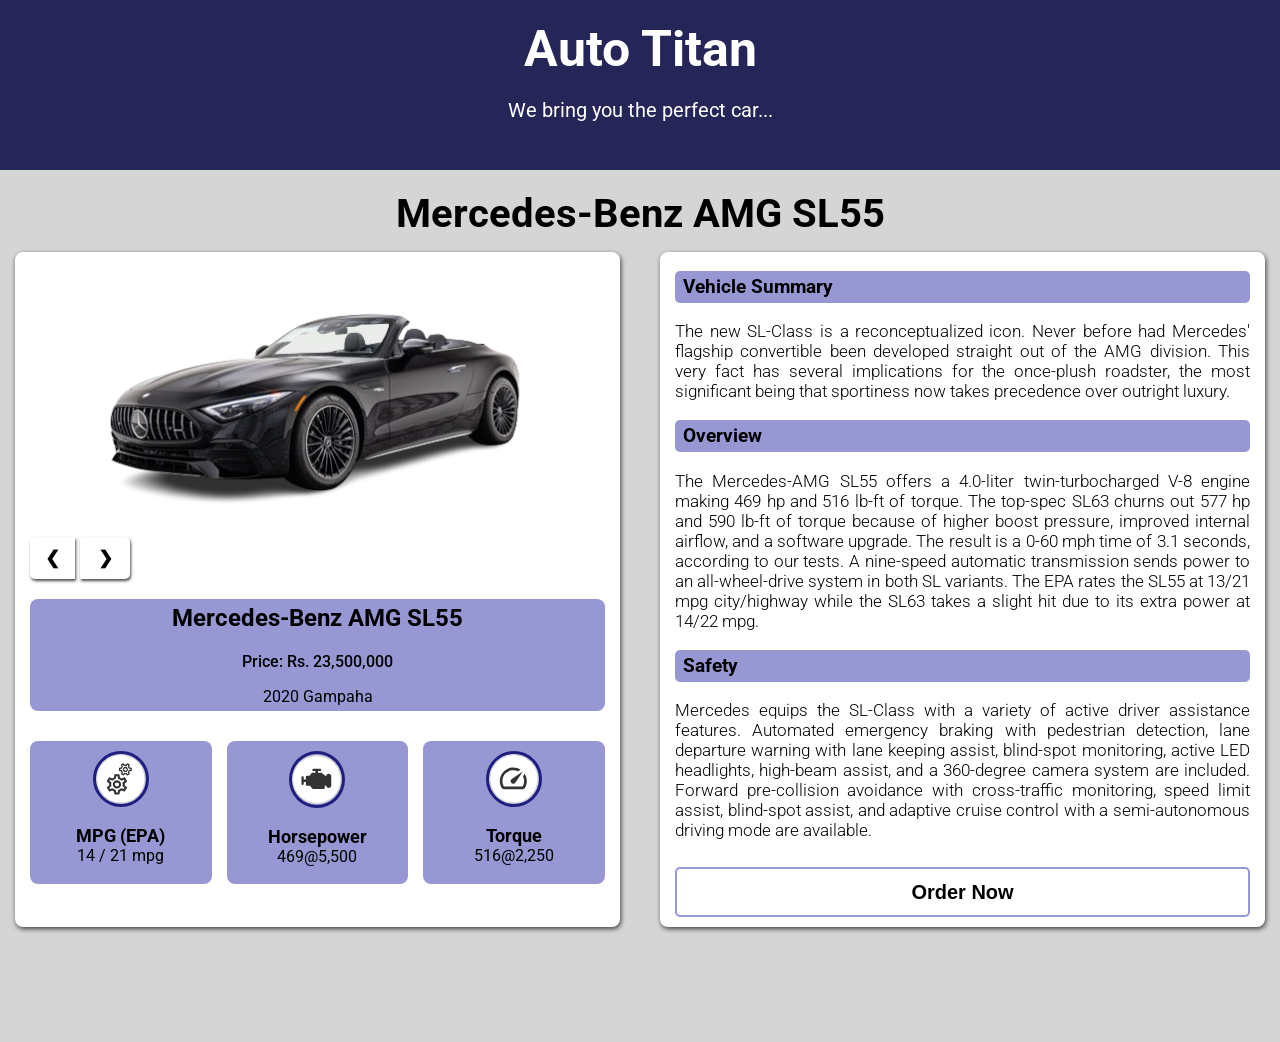
<file: Details of Vehicles/Mercedes-benz SL55.html>
<html>
    <head>
        <title>Mercedes-Benz SL55</title>
        <link rel="stylesheet" href="mini.css">
        <link rel="preconnect" href="https://fonts.googleapis.com">
        <link rel="preconnect" href="https://fonts.gstatic.com" crossorigin>
        <link href="https://fonts.googleapis.com/css2?family=Nunito+Sans:ital,opsz,wght@1,6..12,200&family=Roboto:wght@300;400;500;700&display=swap" rel="stylesheet">

        <link rel="icon" type="image/icon" href="favicon.ico">
    </head>
    <body>
       <section>
        <div class="header">
            <p class="topic"><a href="../Index(main-Page)/index.html" style="text-decoration: none; color:white">Auto Titan</a><p>
            <p class="quote">We bring you the perfect car...</p>
        </div>
       </section> 

        <p class="head">Mercedes-Benz AMG SL55</p>
        <div class="container">
            <div class="image-box">
                <div class="images">
                    
                    <img class="myslides" src="photos/benz/sl55-front.png" alt="">
                    <img class="myslides" src="photos/benz/sl55-side.png" alt="">
                    <img class="myslides" src="photos/benz/sl55-back.png" alt="">

                    <div class="arrow">
                        <button class="left" onclick="plusDivs(-1)">&#10094;</button>
                        <button class="right" onclick="plusDivs(1)">&#10095;</button>
                    </div>
                    
                    
                </div>
                <div class="description">
                    <h2>Mercedes-Benz AMG SL55</h2>
                    <p class="price">Price: Rs. 23,500,000</p>
                    <p class="year">2020 Gampaha</p>
                </div>

                <div class="icon-details">
                    <div class="icon-specs">
                        <img class="icon-1" src="icons/torque.svg" alt="">
                        <p>MPG (EPA) <br>
                            <span>14 / 21 mpg</span></p>
                    </div>
                    <div class="icon-specs">
                        <img class="icon-2" src="icons/engine.svg" alt="">
                        <p>Horsepower <br>
                            <span>469@5,500</span></p>
                    </div>
                    <div class="icon-specs">
                        <img class="icon-3" src="icons/0-60.svg" alt="">
                        <p>Torque <br>
                            <span>516@2,250</span></p>
                    </div>
                    
                </div>
            </div>
            
            <div class="specs">
                    <h3>Vehicle Summary</h3>
                    <p>The new SL-Class is a reconceptualized icon. Never before had Mercedes' flagship convertible been developed straight out of the AMG division. This very fact has several implications for the once-plush roadster, the most significant being that sportiness now takes precedence over outright luxury.</p>
                    <h3>Overview</h3>
                    <p>The Mercedes-AMG SL55 offers a 4.0-liter twin-turbocharged V-8 engine making 469 hp and 516 lb-ft of torque. The top-spec SL63 churns out 577 hp and 590 lb-ft of torque because of higher boost pressure, improved internal airflow, and a software upgrade. The result is a 0-60 mph time of 3.1 seconds, according to our tests. A nine-speed automatic transmission sends power to an all-wheel-drive system in both SL variants. The EPA rates the SL55 at 13/21 mpg city/highway while the SL63 takes a slight hit due to its extra power at 14/22 mpg.</p>
                    <h3>Safety</h3>
                    <p>Mercedes equips the SL-Class with a variety of active driver assistance features. Automated emergency braking with pedestrian detection, lane departure warning with lane keeping assist, blind-spot monitoring, active LED headlights, high-beam assist, and a 360-degree camera system are included. Forward pre-collision avoidance with cross-traffic monitoring, speed limit assist, blind-spot assist, and adaptive cruise control with a semi-autonomous driving mode are available. </p>

                    <div class="btn">
                        <a href="../checkout/checkout.html">
                            <button class="order">Order Now</button>
                        </a>
                    </div>
            </div>
        </div> 

        

        <script>
            var slideIndex = 1;
            showDivs(slideIndex);
            
            function plusDivs(n) {
              showDivs(slideIndex += n);
            }
            
            function showDivs(n) {
              var i;
              var x = document.getElementsByClassName("mySlides");
              if (n > x.length) {slideIndex = 1}
              if (n < 1) {slideIndex = x.length}
              for (i = 0; i < x.length; i++) {
                x[i].style.display = "none";  
              }
              x[slideIndex-1].style.display = "block";  
            }
            </script>  
    </body>
</html>
</file>
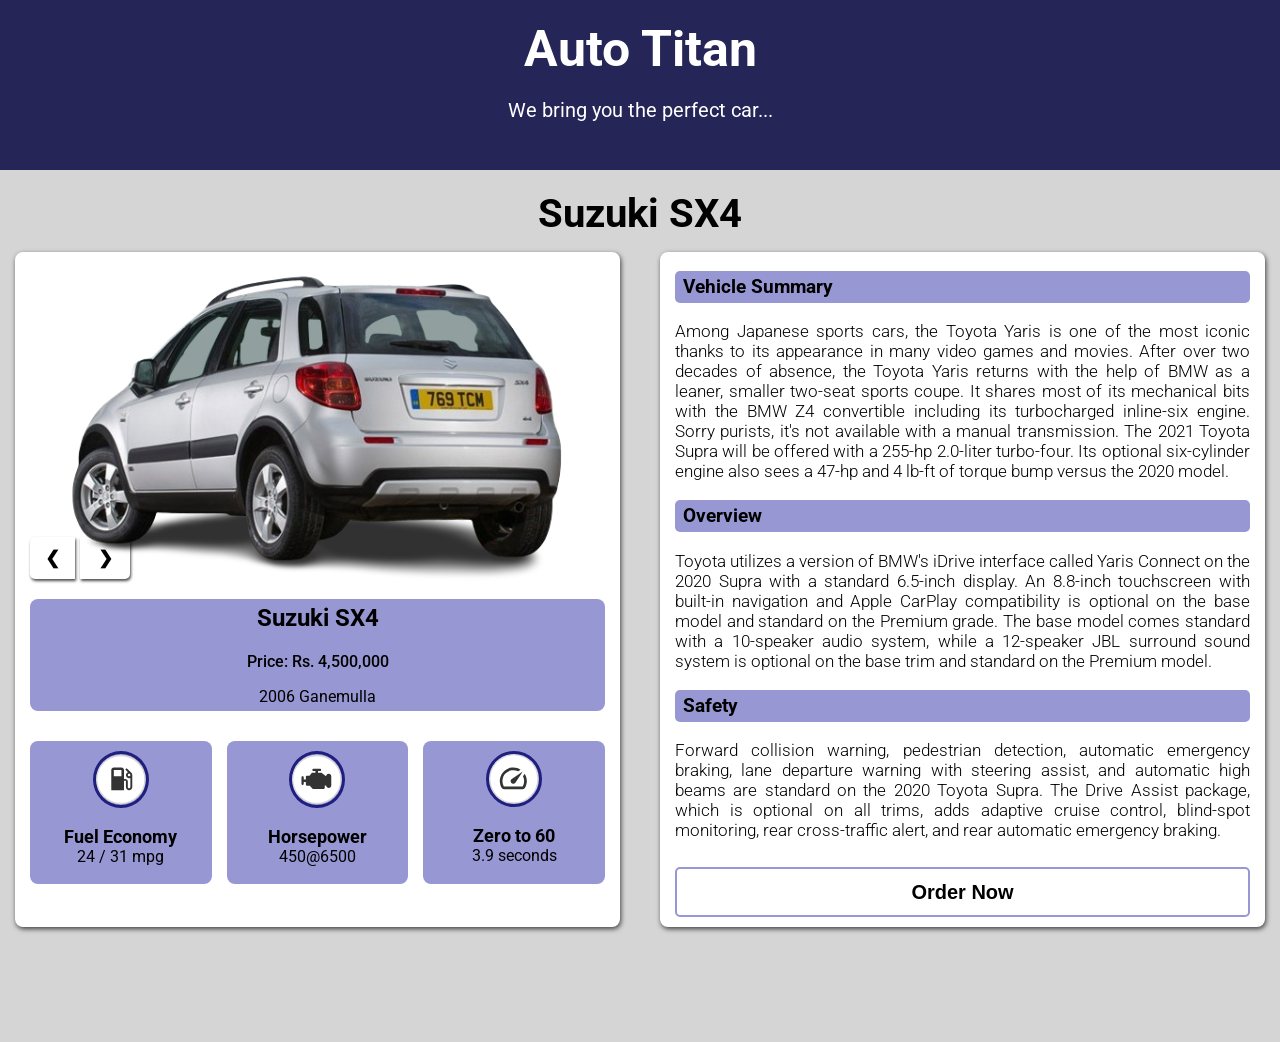
<file: Details of Vehicles/Suzuki Cayenne.html>
<html>
    <head>
        <title>Suzuki Cayenne</title>
        <link rel="stylesheet" href="mini.css">
        <link rel="preconnect" href="https://fonts.googleapis.com">
        <link rel="preconnect" href="https://fonts.gstatic.com" crossorigin>
        <link href="https://fonts.googleapis.com/css2?family=Nunito+Sans:ital,opsz,wght@1,6..12,200&family=Roboto:wght@300;400;500;700&display=swap" rel="stylesheet">

        <link rel="icon" type="image/icon" href="favicon.ico">
    </head>
    <body>
       <section>
        <div class="header">
            <p class="topic"><a href="../Index(main-Page)/index.html" style="text-decoration: none; color:white">Auto Titan</a><p>
            <p class="quote">We bring you the perfect car...</p>
        </div>
       </section> 

        <p class="head">Suzuki SX4</p>
        <div class="container">
            <div class="image-box">
                <div class="images">
                    <img class="myslides" src="photos/suzuki/sx4-front.png" alt="">
                    <img class="myslides" src="photos/suzuki/sx4-side.png" alt="">
                    <img class="myslides" src="photos/suzuki/sx4-back.png" alt="">

                    <div class="arrow">
                        <button class="left" onclick="plusDivs(-1)">&#10094;</button>
                        <button class="right" onclick="plusDivs(1)">&#10095;</button>
                    </div>
                    
                </div>
                <div class="description">
                    <h2>Suzuki SX4</h2>
                    <p class="price">Price: Rs. 4,500,000</p>
                    <p class="year">2006 Ganemulla</p>
                </div>

                <div class="icon-details">
                    <div class="icon-specs">
                        <img class="icon-1" src="icons/epa.svg" alt="">
                        <p>Fuel Economy <br>
                            <span>24 / 31 mpg</span></p>
                    </div>

                    <div class="icon-specs">
                        <img class="icon-2" src="icons/engine.svg" alt="">
                        <p>Horsepower <br>
                            <span>450@6500</span></p>
                    </div>
                    
                    <div class="icon-specs">
                        <img class="icon-3" src="icons/0-60.svg" alt="">
                        <p>Zero to 60 <br>
                            <span>3.9 seconds</span></p>
                    </div>
                    
                </div>
            </div>
            
            <div class="specs">
                    <h3>Vehicle Summary</h3>
                    <p>Among Japanese sports cars, the Toyota Yaris is one of the most iconic thanks to its appearance in many video games and movies. After over two decades of absence, the Toyota Yaris returns with the help of BMW as a leaner, smaller two-seat sports coupe. It shares most of its mechanical bits with the BMW Z4 convertible including its turbocharged inline-six engine. Sorry purists, it's not available with a manual transmission. The 2021 Toyota Supra will be offered with a 255-hp 2.0-liter turbo-four. Its optional six-cylinder engine also sees a 47-hp and 4 lb-ft of torque bump versus the 2020 model.</p>
                    <h3>Overview</h3>
                    <p>Toyota utilizes a version of BMW's iDrive interface called Yaris Connect on the 2020 Supra with a standard 6.5-inch display. An 8.8-inch touchscreen with built-in navigation and Apple CarPlay compatibility is optional on the base model and standard on the Premium grade. The base model comes standard with a 10-speaker audio system, while a 12-speaker JBL surround sound system is optional on the base trim and standard on the Premium model.</p>
                    <h3>Safety</h3>
                    <p>Forward collision warning, pedestrian detection, automatic emergency braking, lane departure warning with steering assist, and automatic high beams are standard on the 2020 Toyota Supra. The Drive Assist package, which is optional on all trims, adds adaptive cruise control, blind-spot monitoring, rear cross-traffic alert, and rear automatic emergency braking.</p>
                    <div class="btn">
                        <a href="../checkout/checkout.html">
                            <button class="order">Order Now</button>
                        </a>
                    </div>
            </div>
        </div> 

        

        <script>
            var slideIndex = 1;
            showDivs(slideIndex);
            
            function plusDivs(n) {
              showDivs(slideIndex += n);
            }
            
            function showDivs(n) {
              var i;
              var x = document.getElementsByClassName("mySlides");
              if (n > x.length) {slideIndex = 1}
              if (n < 1) {slideIndex = x.length}
              for (i = 0; i < x.length; i++) {
                x[i].style.display = "none";  
              }
              x[slideIndex-1].style.display = "block";  
            }
            </script>  
    </body>
</html>
</file>
<file: checkout/style.css>
@import url('https://fonts.googleapis.com/css2?family=Poppins:wght@100;300;400;500;600&display=swap');

*{
  font-family: 'Poppins', sans-serif;
  margin:0; padding:0;
  box-sizing: border-box;
  outline: none; border:none;
  text-transform: capitalize;
  transition: all .2s linear;
}

.container{
  display: flex;
  justify-content: center;
  align-items: center;
  padding:25px;
  min-height: 100vh;
  background: linear-gradient(45deg, #9b31d4 60%, #3a14d4 40.1%);
}

.container form{
  padding:20px;
  width:700px;
  background: #fff;
  box-shadow: 0 5px 10px rgba(0,0,0,.1);
}

.container form .row{
  display: flex;
  flex-wrap: wrap;
  gap:15px;
}

.container form .row .col{
  flex:1 1 250px;
}

.container form .row .col .title{
  font-size: 20px;
  color:#333;
  padding-bottom: 5px;
  text-transform: uppercase;
}

.container form .row .col .inputBox{
  margin:15px 0;
}

.container form .row .col .inputBox span{
  margin-bottom: 10px;
  display: block;
}

.container form .row .col .inputBox input{
  width: 100%;
  border:1px solid #ccc;
  padding:10px 15px;
  font-size: 15px;
  text-transform: none;
}

.container form .row .col .inputBox input:focus{
  border:1px solid #000;
}

.container form .row .col .flex{
  display: flex;
  gap:15px;
}

.container form .row .col .flex .inputBox{
  margin-top: 5px;
}

.container form .row .col .inputBox img{
  height: 34px;
  margin-top: 5px;
  filter: drop-shadow(0 0 1px #000);
}

.container form .submit-btn{
  width: 100%;
  padding:12px;
  font-size: 17px;
  background: #462bde;
  color:#fff;
  margin-top: 5px;
  cursor: pointer;
}

.container form .submit-btn:hover{
  background: #3c0a93;
}
</file>
<file: Details of Vehicles/mini.css>
body {
    margin: 0;
    padding: 0;
    padding-bottom: 100px;
    font-family: roboto, arial;
    background-color:rgb(213, 213, 214);
}

span {
    font-weight: 400;
    font-size: 16px;
}

hr {
    margin-top: 20px;
    margin-bottom: 0;
}

.header {
    background-color: rgb(37, 37, 88);
    height: 150px;
    text-align: center;
    padding-top: 20px;
    color: white;
}

.head {
    margin: 0;
    font-size: 40px;
    font-weight: 700;
    text-align: center;
    margin-top: 20px;
}

.topic {
    margin: 0;
    font-size: 50px;
    font-weight: 700;
}

.quote {
    font-size: 20px;
}

.container {
    display: grid;
    grid-template-columns: 1fr 1fr;
    gap: 10px;
    margin: 0 auto;
}

.myslides {
    width: 100%;
}

.left, .right {
    background: transparent;
    color: black;
    padding-top: 10px;
    padding-bottom: 10px;
    padding-left: 15px;
    padding-right: 15px;
    border: 1px;
    box-shadow: 1px 2px 3px rgb(0,0,0,0.7);
    font-weight: bold;
    font-size: 18px;
}

.order {
    height: 50px;
    font-size: 20px;
    font-weight: 700;
    background-color: white;
    border-style: 1px;
    width: 100%;
    margin-top: 10px;
    margin-bottom: 10px;
    border: 2px;
    border-style: solid;
    border-color: rgb(151, 151, 211);
    border-radius: 5px;
    font-weight: 700;
    cursor: pointer;
}
    
button:hover {
    background-color: rgb(151, 151, 211);
    font-weight: bold; 
}

.order:hover {
    border-color: black;
    border: 1px;
    border-style: solid;
}
.image-box {
    margin-left: 20px;
    border-color: rgb(180, 180, 180) ;
    box-shadow: 1px 2px 5px rgb(0,0,0,0.7);
    border-radius: 8px;
    margin: 15px;
    padding: 15px;
    background-color: white;
}

.description {
    background-color: rgb(151, 151, 211);
    border: none;
    border-radius: 8px;
}

h2 {
    padding-top: 5px;
}

h3 {
    background-color: rgb(151, 151, 211);
    border: none;
    border-radius: 5px;
    padding-top: 5px;
    padding-bottom: 5px;
    padding-left: 8px;
}

.year {
    padding-bottom: 5px;
}

.price {
    font-weight: 500;
}

.specs {
    border-color: black ;
    box-shadow: 1px 2px 5px rgb(0,0,0,0.7);
    border-radius: 8px;
    margin: 15px;
    padding-right: 15px;
    padding-left: 15px;
    background-color: white;
}

.images {
    position: relative;
    max-height: 312px;
    margin: 0 auto;
}

.arrow {
    display: grid;
    grid-template-columns: 1fr 1fr;
    margin: 0 auto;
    position: absolute;
    bottom: 0;
}

.icon-details {
    margin-top: 30px;
    display: grid;
    grid-template-columns: 1fr 1fr 1fr;
    column-gap: 15px;
}

.icon-specs {
    display: flex;
    flex-direction: column;
    align-items: center;
    background-color: rgb(151, 151, 211);
    border: none;
    border-radius: 8px;
}

.icon-1, .icon-2, .icon-3 {
    width: 50px;
    border-color: rgb(31, 31, 126);
    border-style: solid;
    border-radius: 50%;
    margin-top: 10px;
}

.icon-specs p {
    text-align: center;
    font-weight: bold;
    font-size: 18px;
    margin-left: 10px;
    margin-right: 10px;
}


.left {
    border-top-left-radius: 5px;
    border-bottom-left-radius: 5px;
    margin-right: 5px;
}

.right {
    border-top-right-radius: 5px;
    border-bottom-right-radius: 5px;
}

.description {
    text-align: center;
}

.specs p {
    text-align: justify;
    font-size: 17px;
    font-weight: 300;
}

@media screen and (max-width:800px) {
    .container{
        grid-template-columns: 1fr;
        margin: 0 auto;
    }

    .description {
        margin-top: 60px;
    }

    .arrow {
        bottom: -45px;
    }

    .left, .right {
        padding: 8px 8px 12px 12px;
        font-size: 14px;
    }

    .topic {
        font-size: 35px;
        margin-top: 20px ;
    }

    .quote {
        font-size: 17px;
    }

    .head {
        font-size: 25px;
    }

    h2 {
        font-size: 18px;
    }

    .price, .year {
        font-size: 15px;
    }

    .icon-details p {
        font-size: 17px;
    }

    span {
        font-size: 15px;
    }

    h3 {
        font-size: 18px;
    }

    .specs p {
        font-size: 15px;
    }
}
</file>
